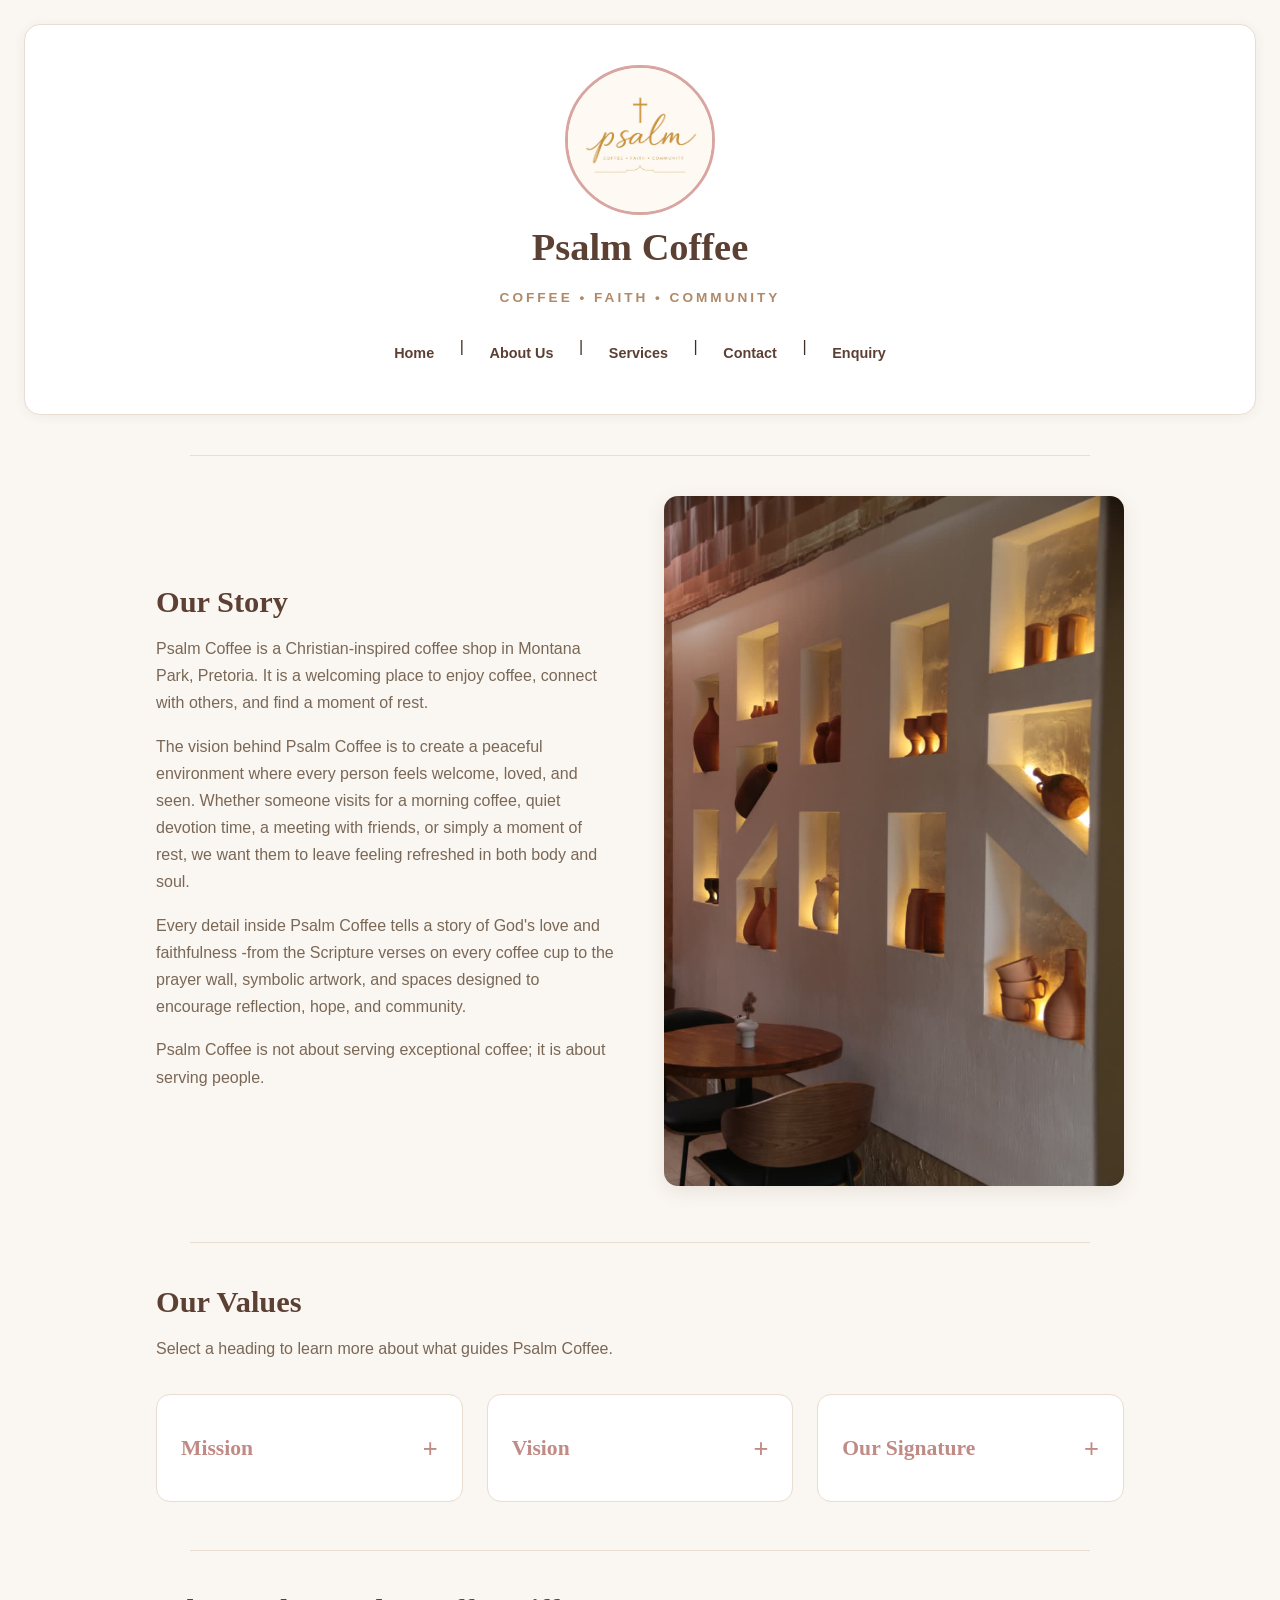
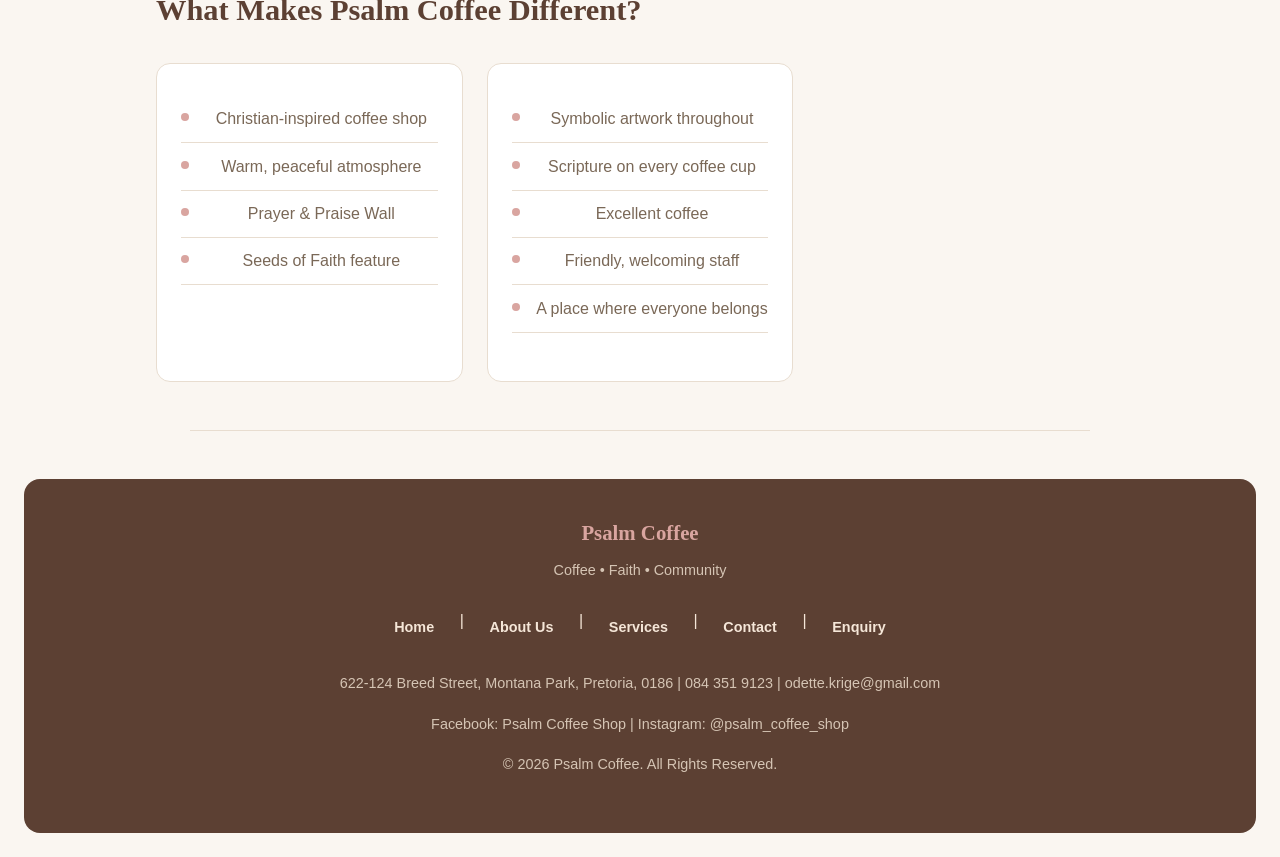
<file: psalm_coffee/about.html>
<!DOCTYPE html>
<html lang="en">
<head>
    <meta charset="UTF-8">
    <meta http-equiv="Content-Security-Policy"
    content="default-src 'self'; script-src 'self' https://code.jquery.com; style-src 'self' 'unsafe-inline'; img-src 'self' data:; frame-src https://www.google.com; object-src 'none'; base-uri 'self'; form-action 'self'">
    <meta name="viewport" content="width=device-width, initial-scale=1.0">
    <title>About Psalm Coffee | Our Story and Community in Pretoria</title>
    <meta name="description" content="Discover Psalm Coffee, a Christian-inspired coffee shop in Montana Park, Pretoria, built around coffee, faith, and community.">
    <link rel="stylesheet" href="css/style.css">
</head>
<body>
     <!--Header-->
     <header>
        <div class="logo">
        <img src="_images/psalm-coffee-logo.jpeg" alt="Psalm Coffee Logo" width="150" height="150">
    </div>
        <h1>Psalm Coffee</h1>
        <p>Coffee • Faith • Community</p>

        <nav>
            <a href="index.html">Home</a> |
            <a href="about.html">About Us</a> |
            <a href="services.html">Services</a> |
            <a href="contact.html">Contact</a> |
            <a href="enquiry.html">Enquiry</a>
        </nav>
     </header>

    <hr>

    <!-- OUR STORY -->
    <section class="story">
        <div class="story-text">
            <h2>Our Story</h2>

            <p>
                 Psalm Coffee is a Christian-inspired coffee shop in Montana Park, Pretoria.
                It is a welcoming place to enjoy coffee, connect with others, and find a
                 moment of rest.
            </p>

            <p>
                The vision behind Psalm Coffee is to create a peaceful
                environment where every person feels welcome, loved, and seen.
                Whether someone visits for a morning coffee, quiet devotion
                time, a meeting with friends, or simply a moment of rest,
                we want them to leave feeling refreshed in both body and soul.
            </p>

            <p>
                Every detail inside Psalm Coffee tells a story of God's love
                and faithfulness -from the Scripture verses on every coffee
                cup to the prayer wall, symbolic artwork, and spaces designed
                to encourage reflection, hope, and community.
            </p>

            <p>
                Psalm Coffee is not about serving exceptional coffee; it is
                about serving people.
            </p>
        </div>

        <div class="story-image">
            <img src="_images/psalm-coffee-interior.jpeg"
                 alt="Psalm Coffee interior" loading="lazy"
                 decoding="async"
                 width="500" height="350">
        </div>
    </section>

    <hr>

    <!-- MISSION, VISION, AND SIGNATURE ACCORDION -->
    <section class="values">
        <h2>Our Values</h2>
        <p>Select a heading to learn more about what guides Psalm Coffee.</p>

        <div class="values-grid">
            <article class="value-card">
                <button class="value-toggle" type="button"
                        aria-expanded="false" aria-controls="mission-detail">
                    <span>Mission</span>
                    <span class="toggle-icon" aria-hidden="true">+</span>
                </button>
                <p class="value-detail" id="mission-detail" hidden>
                    To serve excellent coffee in a peaceful, welcoming place
                    where people can connect, feel cared for, and find a moment
                    of rest.
                </p>
            </article>

            <article class="value-card">
                <button class="value-toggle" type="button"
                        aria-expanded="false" aria-controls="vision-detail">
                    <span>Vision</span>
                    <span class="toggle-icon" aria-hidden="true">+</span>
                </button>
                <p class="value-detail" id="vision-detail" hidden>
                    To be a community gathering place where faith, friendship,
                    and hospitality are part of every visit.
                </p>
            </article>

            <article class="value-card">
                <button class="value-toggle" type="button"
                        aria-expanded="false" aria-controls="signature-detail">
                    <span>Our Signature</span>
                    <span class="toggle-icon" aria-hidden="true">+</span>
                </button>
                <p class="value-detail" id="signature-detail" hidden>
                    Every coffee is served with a Scripture verse as a small
                    reminder of hope and encouragement.
                </p>
            </article>
        </div>
    </section>

    <hr>

    <!-- WHAT MAKES US DIFFERENT -->
    <section class="different">
        <h2>What Makes Psalm Coffee Different?</h2>

        <div class="values-grid">
            <div class="value-card">
                <ul>
                    <li>Christian-inspired coffee shop</li>
                    <li>Warm, peaceful atmosphere</li>
                    <li>Prayer &amp; Praise Wall</li>
                    <li>Seeds of Faith feature</li>
                </ul>
            </div>

            <div class="value-card">
                <ul>
                    <li>Symbolic artwork throughout</li>
                    <li>Scripture on every coffee cup</li>
                    <li>Excellent coffee</li>
                    <li>Friendly, welcoming staff</li>
                    <li>A place where everyone belongs</li>
                </ul>
            </div>
        </div>
    </section>

    <hr>

    <!-- Footer -->
    <footer>
        <h3>Psalm Coffee</h3>
        <p>Coffee • Faith • Community</p>

        <nav>
            <a href="index.html">Home</a> |
            <a href="about.html">About Us</a> |
            <a href="services.html">Services</a> |
            <a href="contact.html">Contact</a> |
            <a href="enquiry.html">Enquiry</a>
        </nav>

        <p>
            622-124 Breed Street, Montana Park, Pretoria, 0186 |
            084 351 9123 |
            odette.krige@gmail.com
        </p>

        <p>
            Facebook: Psalm Coffee Shop |
            Instagram: @psalm_coffee_shop
        </p>

        <p>&copy; 2026 Psalm Coffee. All Rights Reserved.</p>
    </footer>
    <script src="https://code.jquery.com/jquery-3.7.1.min.js"></script>
    <script src="js/site.js" defer></script>
</body>
</html>
</file>
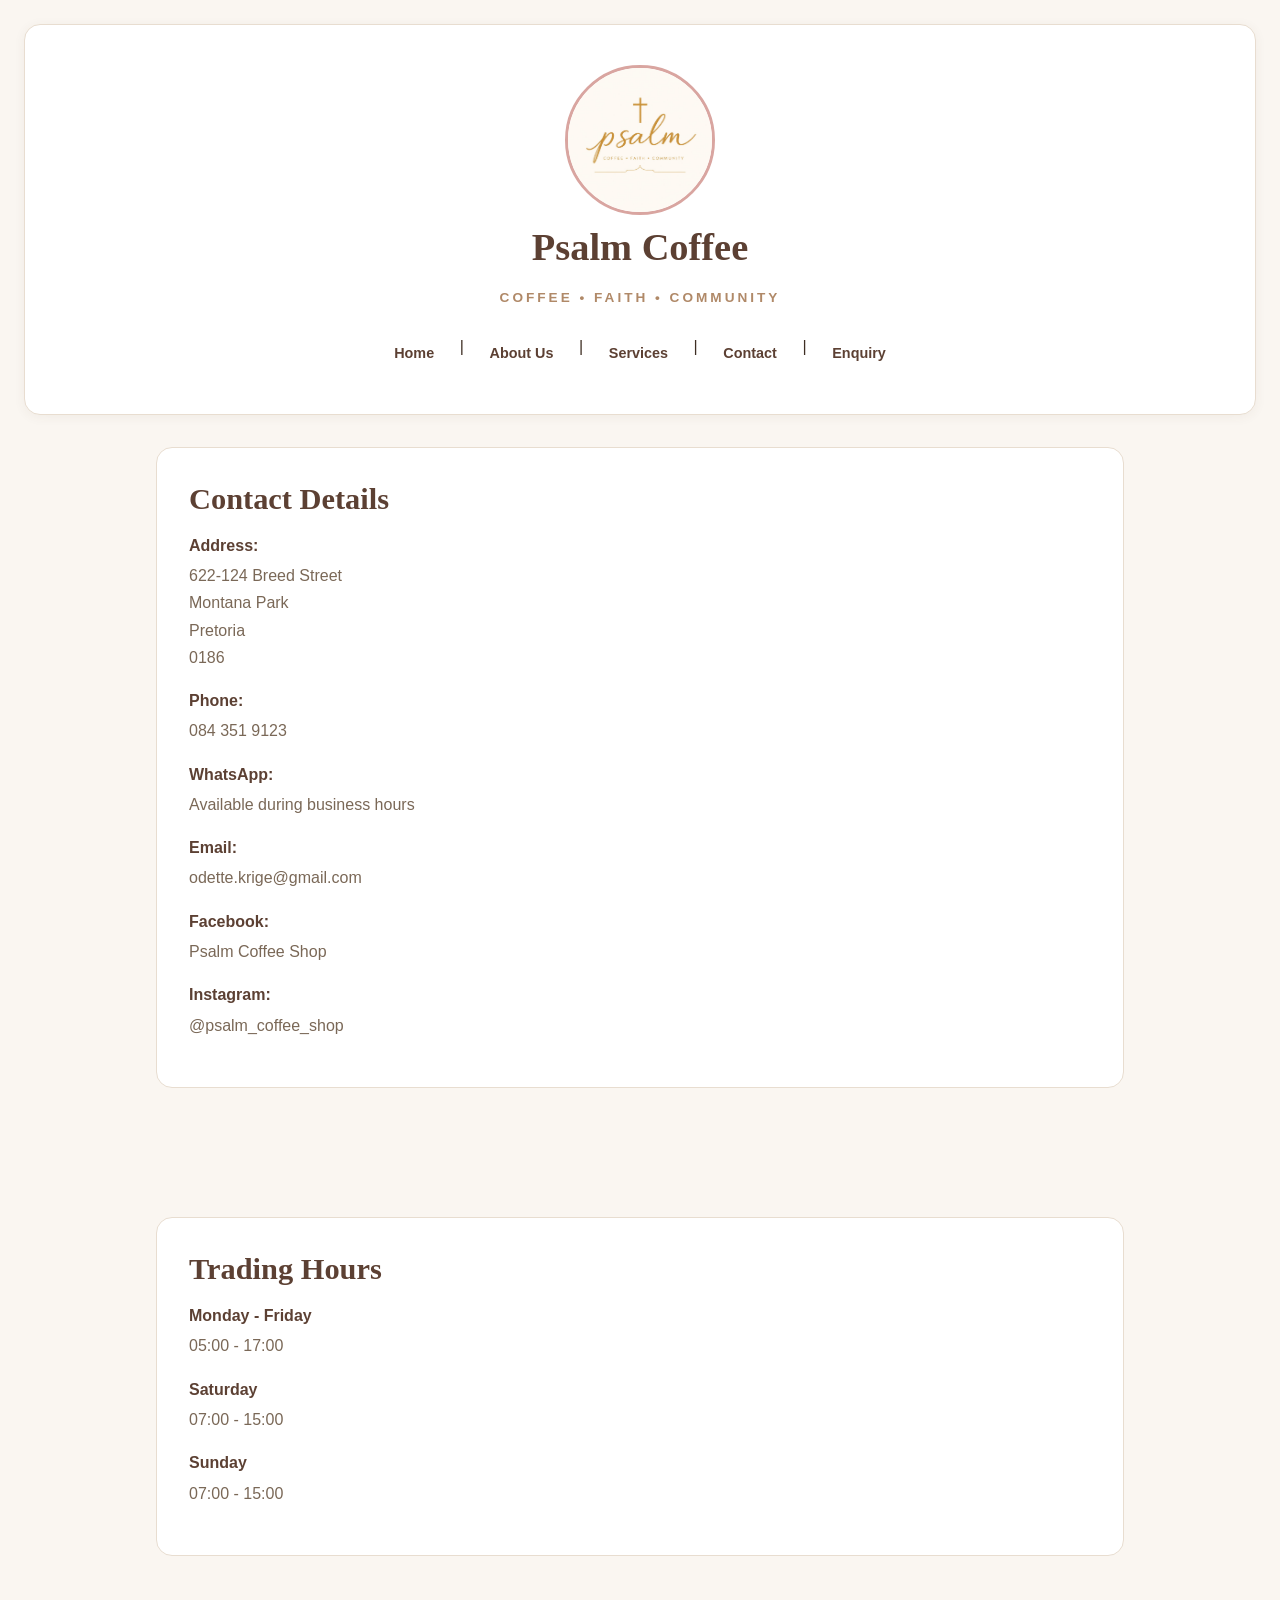
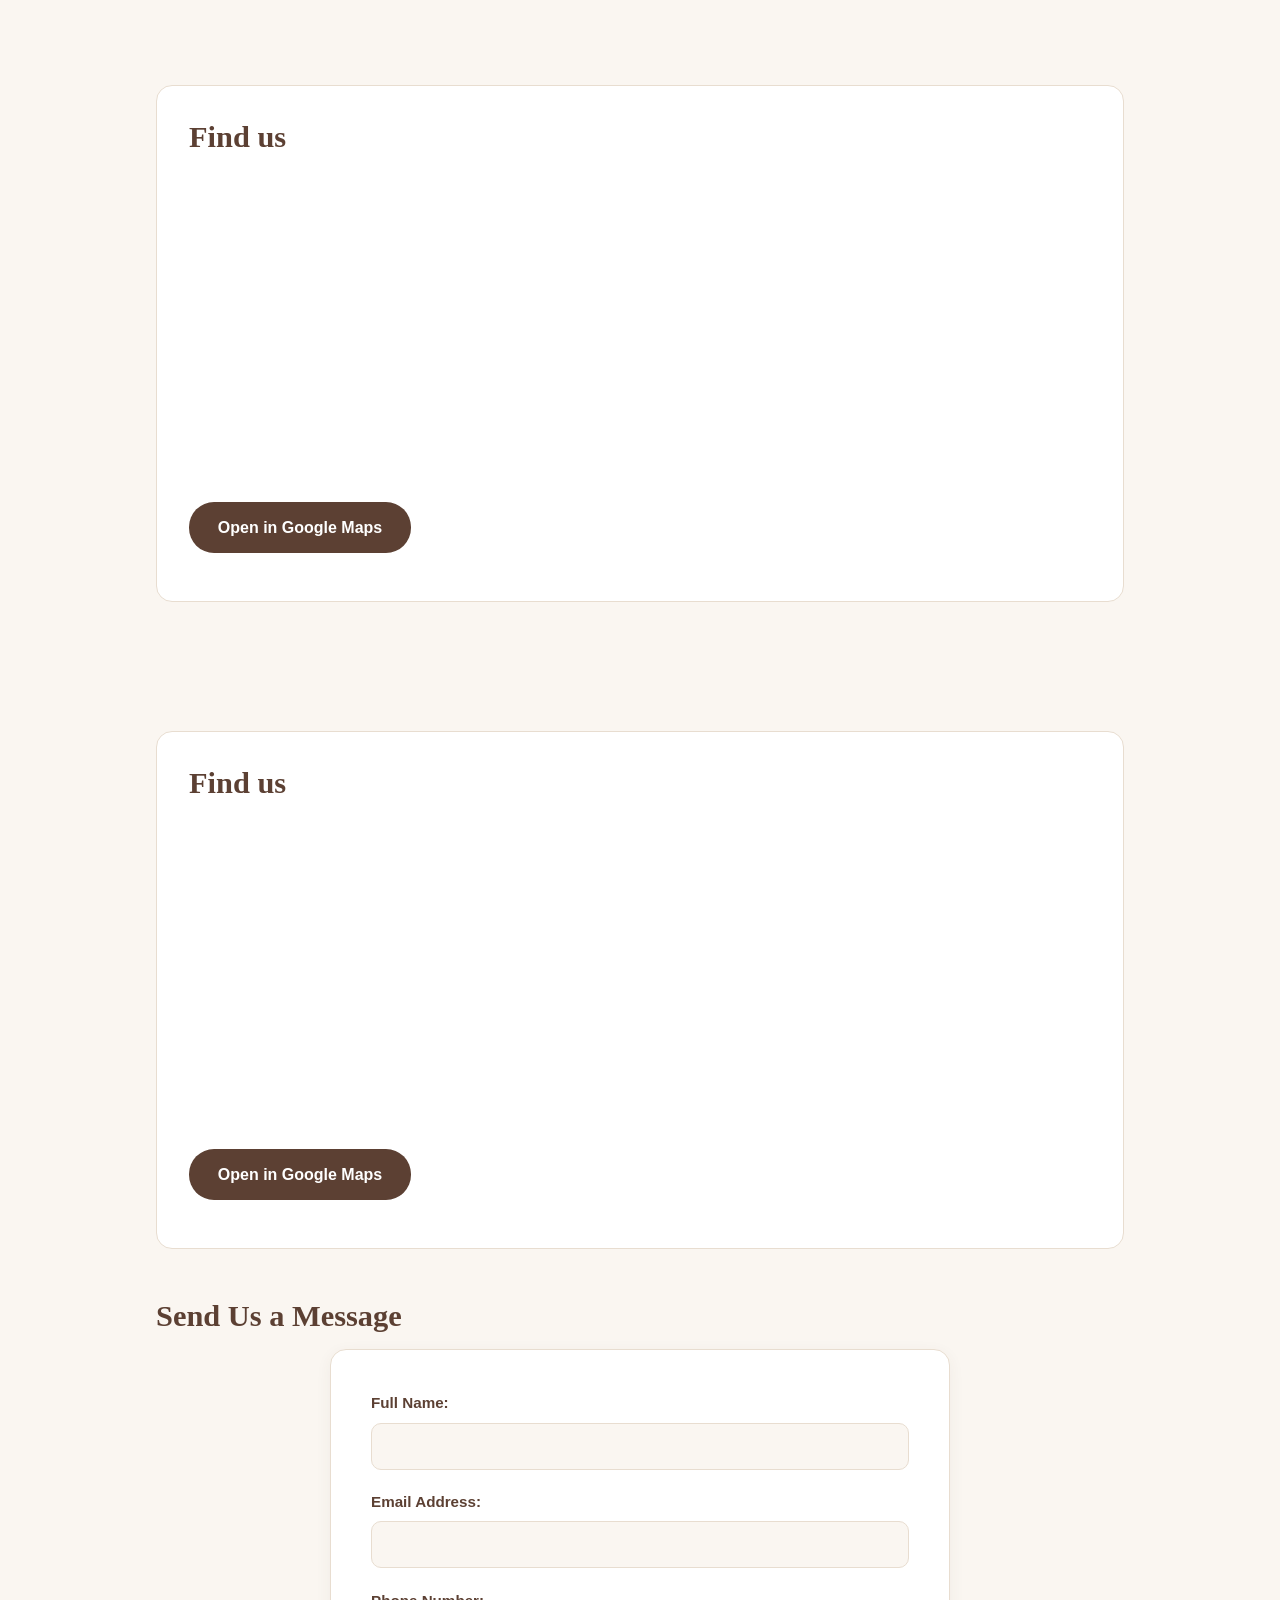
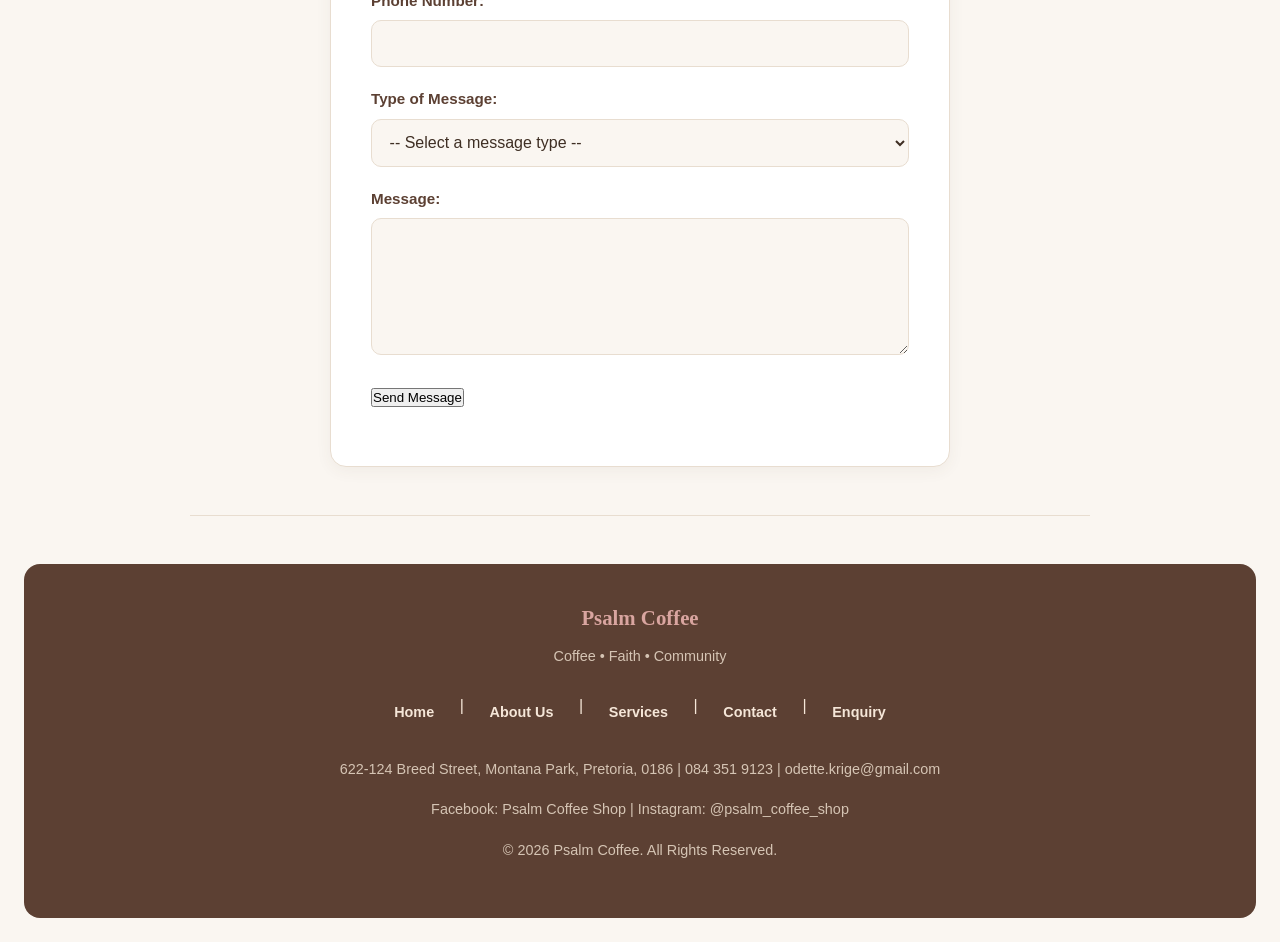
<file: psalm_coffee/contact.html>
<!DOCTYPE html>
<html lang="en">
<head>
    <meta charset="UTF-8">
    <meta http-equiv="Content-Security-Policy"
    content="default-src 'self'; script-src 'self' https://code.jquery.com; connect-src 'self' https://formsubmit.co; style-src 'self' 'unsafe-inline'; img-src 'self' data:; frame-src https://www.google.com; object-src 'none'; base-uri 'self'; form-action 'self'">
    <meta name="viewport" content="width=device-width, initial-scale=1.0">
    <title>Contact and Trading Hours | Psalm Coffee Pretoria</title>
    <meta name="description" content="Find Psalm Coffee in Montana Park, Pretoria. View the address, phone, email, trading hours, and map.">

    <link rel="stylesheet" href="css/style.css">
</head>
<body>
     <!--Header-->
     <header>
        <div class="logo">
        <img src="_images/psalm-coffee-logo.jpeg" alt="Psalm Coffee Logo" width="150" height="150">
    </div>
        <h1>Psalm Coffee</h1>
        <p>Coffee • Faith • Community</p>

        <nav>
            <a href="index.html">Home</a> |
            <a href="about.html">About Us</a> |
            <a href="services.html">Services</a> |
            <a href="contact.html">Contact</a> |
            <a href="enquiry.html">Enquiry</a>
        </nav>
     </header>

      <!-- Contact Section -->
    
                
    <section class="contact">

        <div class="contact-info">
            <h2>Contact Details</h2>

            <p><strong>Address:</strong><br>
                622-124 Breed Street<br>
                Montana Park<br>
                Pretoria<br>
                0186
            </p>

            <p><strong>Phone:</strong><br>
                084 351 9123
            </p>

            <p><strong>WhatsApp:</strong><br>
                Available during business hours
            </p>

            <p><strong>Email:</strong><br>
                odette.krige@gmail.com
            </p>

            <p><strong>Facebook:</strong><br>
                Psalm Coffee Shop
            </p>

            <p><strong>Instagram:</strong><br>
                @psalm_coffee_shop
            </p>
        </div>

        <hr>

        <div class="hours">
            <h2>Trading Hours</h2>

            <p><strong>Monday - Friday</strong><br>
                05:00 - 17:00
            </p>

            <p><strong>Saturday</strong><br>
                07:00 - 15:00
            </p>

            <p><strong>Sunday</strong><br>
                07:00 - 15:00
            </p>
        </div>

        <hr>

        <div class="map">
            <h2>Find us</h2>
            <iframe src="https://www.google.com/maps?q=Montana+Park+Pretoria&output=embed"
                width="100%"
                height="300"
                style="border:0;"
                allowfullscreen=""
                loading="lazy">
            </iframe>

            <p>
                <a href="https://maps.google.com/?q=Montana+Park+Pretoria" target="_blank">
                    Open in Google Maps
                </a>
            </p>
        </div>

        <hr>

        <div class="map">
            <h2>Find us</h2>
            <iframe src="https://www.google.com/maps?q=Kolonnade+Shopping+Centre,+Montana,+Pretoria&output=embed"
                width="100%"
                height="300"
                style="border:0;"
                allowfullscreen=""
                loading="lazy">
            </iframe>

            <p>
                <a href="https://www.google.com/maps/search/?api=1&query=Kolonnade+Shopping+Centre+Pretoria" target="_blank">
                    Open in Google Maps
                </a>
            </p>
        </div>
    </section>
   <section class="contact-form">
        <h2>Send Us a Message</h2>

        <form id="contact-form"
              action="https://formsubmit.co/monginodali@gmail.com"
              method="POST">

            <input type="hidden" name="_subject" value="General message from the Psalm Coffee website">

            <label for="contact-name">Full Name:</label>
            <input type="text" id="contact-name" name="fullname"
                   required minlength="2" maxlength="80">

            <label for="contact-email">Email Address:</label>
            <input type="email" id="contact-email" name="email"
                   required maxlength="254">

            <label for="contact-phone">Phone Number:</label>
            <input type="tel" id="contact-phone" name="phone"
                   pattern="[0-9+() -]{7,20}" minlength="7" maxlength="20"
                   title="Enter a phone number with 7 to 20 digits or phone characters.">

            <label for="message-type">Type of Message:</label>
            <select id="message-type" name="message_type" required>
                <option value="" selected disabled>-- Select a message type --</option>
                <option value="General question">General question</option>
                <option value="Feedback">Feedback</option>
                <option value="Question about services">Question about services</option>
                <option value="Other">Other</option>
            </select>

            <label for="contact-message">Message:</label>
            <textarea id="contact-message" name="message"
                      rows="6" minlength="10" maxlength="1500" required></textarea>

            <button type="submit">Send Message</button>
            <p id="contact-status" aria-live="polite"></p>
        </form>
    </section>
     <hr>

    <!-- Footer -->
    <footer>
        <h3>Psalm Coffee</h3>
        <p>Coffee • Faith • Community</p>

        <nav>
            <a href="index.html">Home</a> |
            <a href="about.html">About Us</a> |
            <a href="services.html">Services</a> |
            <a href="contact.html">Contact</a> |
            <a href="enquiry.html">Enquiry</a>
        </nav>

         <p>
            622-124 Breed Street, Montana Park, Pretoria, 0186 |
            084 351 9123 |
            odette.krige@gmail.com
        </p>

        <p>
            Facebook: Psalm Coffee Shop |
            Instagram: @psalm_coffee_shop
        </p>

        <p>&copy; 2026 Psalm Coffee. All Rights Reserved.</p>
    </footer>
    <script src="https://code.jquery.com/jquery-3.7.1.min.js"></script>
    <script src="js/site.js" defer></script>
</body>
</html>
</file>
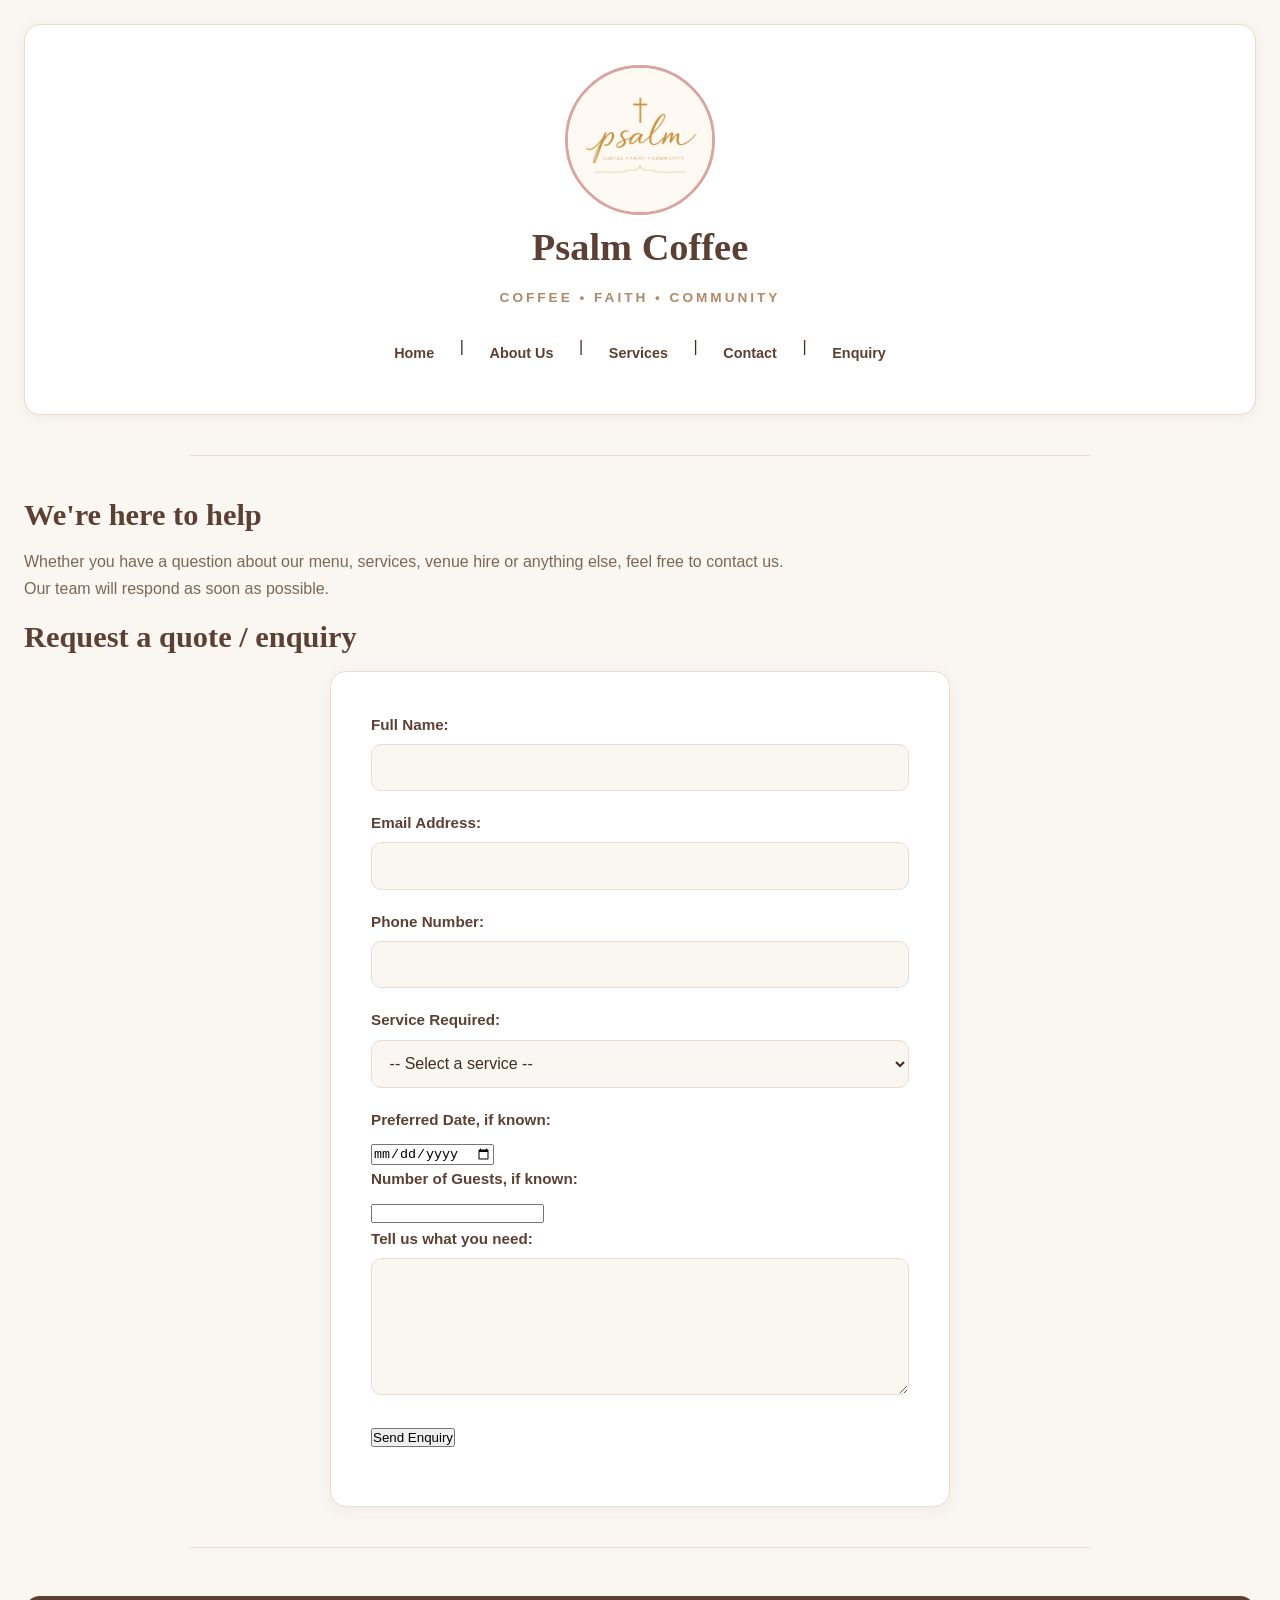
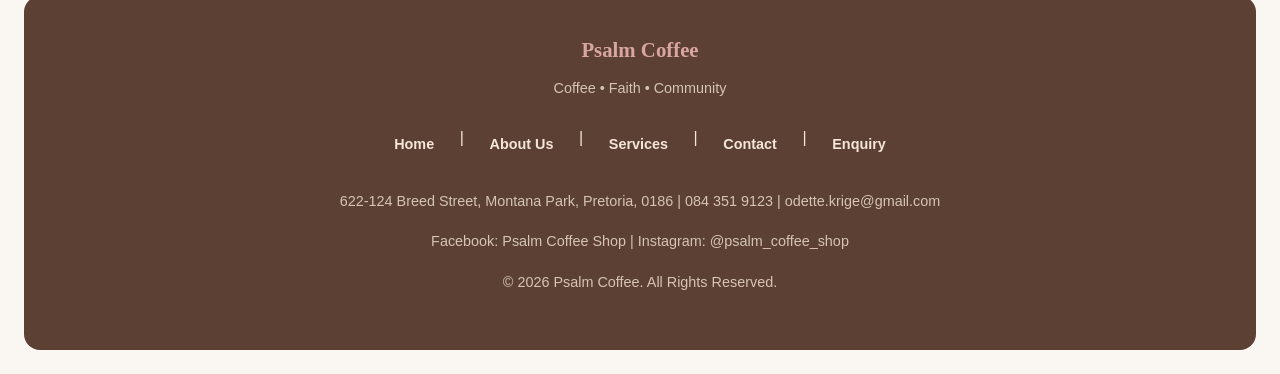
<file: psalm_coffee/enquiry.html>
<!DOCTYPE html>
<html lang="en">
<head>
    <meta charset="UTF-8">
    <meta http-equiv="Content-Security-Policy"
    content="default-src 'self'; script-src 'self' https://code.jquery.com; connect-src 'self' https://formsubmit.co; style-src 'self' 'unsafe-inline'; img-src 'self' data:; frame-src https://www.google.com; object-src 'none'; base-uri 'self'; form-action 'self'">
    <meta name="viewport" content="width=device-width, initial-scale=1.0">
    <title>Make an Enquiry | Psalm Coffee Pretoria</title>
    <meta name="description" content="Contact Psalm Coffee in Montana Park, Pretoria about venue hire, Bible studies, meetings, and events.">
    <link rel="stylesheet" href="css/style.css">
</head>
<body>
     <!--Header-->
     <header>
        <div class="logo">
        <img src="_images/psalm-coffee-logo.jpeg" alt="Psalm Coffee Logo"  width="150" height="150">
    </div>
        <h1>Psalm Coffee</h1>
        <p>Coffee • Faith • Community</p>

        <nav>
            <a href="index.html">Home</a> |
            <a href="about.html">About Us</a> |
            <a href="services.html">Services</a> |
            <a href="contact.html">Contact</a> |
            <a href="enquiry.html">Enquiry</a>
        </nav>
     </header>

     <hr>
     
     <h2>We're here to help</h2>
    <p>
Whether you have a question about our menu, services, venue hire or anything else, feel free to contact us.
<br>
Our team will respond as soon as possible.
    </p>
    <h2>Request a quote / enquiry</h2>
<form id="enquiry-form"
      action="https://formsubmit.co/monginodali@gmail.com"
      method="POST">

    <input type="hidden" name="_subject" value="Service enquiry from the Psalm Coffee website">

    <label for="fullname">Full Name:</label>
    <input type="text" id="fullname" name="fullname"
           required minlength="2" maxlength="80">

    <label for="email">Email Address:</label>
    <input type="email" id="email" name="email"
           required maxlength="254">

    <label for="phone">Phone Number:</label>
    <input type="tel" id="phone" name="phone"
           pattern="[0-9+() -]{7,20}" minlength="7" maxlength="20"
           title="Enter a phone number with 7 to 20 digits or phone characters.">

    <label for="service">Service Required:</label>
    <select id="service" name="service" required>
        <option value="" selected disabled>-- Select a service --</option>
        <option value="Venue hire">Venue hire</option>
        <option value="Bible study">Bible study</option>
        <option value="Business meeting">Business meeting</option>
        <option value="Small event or celebration">Small event or celebration</option>
        <option value="Christian product launch">Christian product launch</option>
        <option value="Other">Other</option>
    </select>

    <label for="event-date">Preferred Date, if known:</label>
    <input type="date" id="event-date" name="preferred_date">

    <label for="guests">Number of Guests, if known:</label>
    <input type="number" id="guests" name="number_of_guests" min="1">

    <label for="message">Tell us what you need:</label>
    <textarea id="message" name="message"
              rows="6" minlength="10" maxlength="1500" required></textarea>

    <button type="submit">Send Enquiry</button>
    <p id="enquiry-status" aria-live="polite"></p>
</form>

<hr>


      <!-- Footer -->
    <footer>
        <h3>Psalm Coffee</h3>
        <p>Coffee • Faith • Community</p>

        <nav>
            <a href="index.html">Home</a> |
            <a href="about.html">About Us</a> |
            <a href="services.html">Services</a> |
            <a href="contact.html">Contact</a> |
            <a href="enquiry.html">Enquiry</a>
        </nav>

         <p>
            622-124 Breed Street, Montana Park, Pretoria, 0186 |
            084 351 9123 |
            odette.krige@gmail.com
        </p>

        <p>
            Facebook: Psalm Coffee Shop |
            Instagram: @psalm_coffee_shop
        </p>

        <p>&copy; 2026 Psalm Coffee. All Rights Reserved.</p>
    </footer>
    <script src="https://code.jquery.com/jquery-3.7.1.min.js"></script>
    <script src="js/site.js" defer></script>
</body>
</html>
</file>
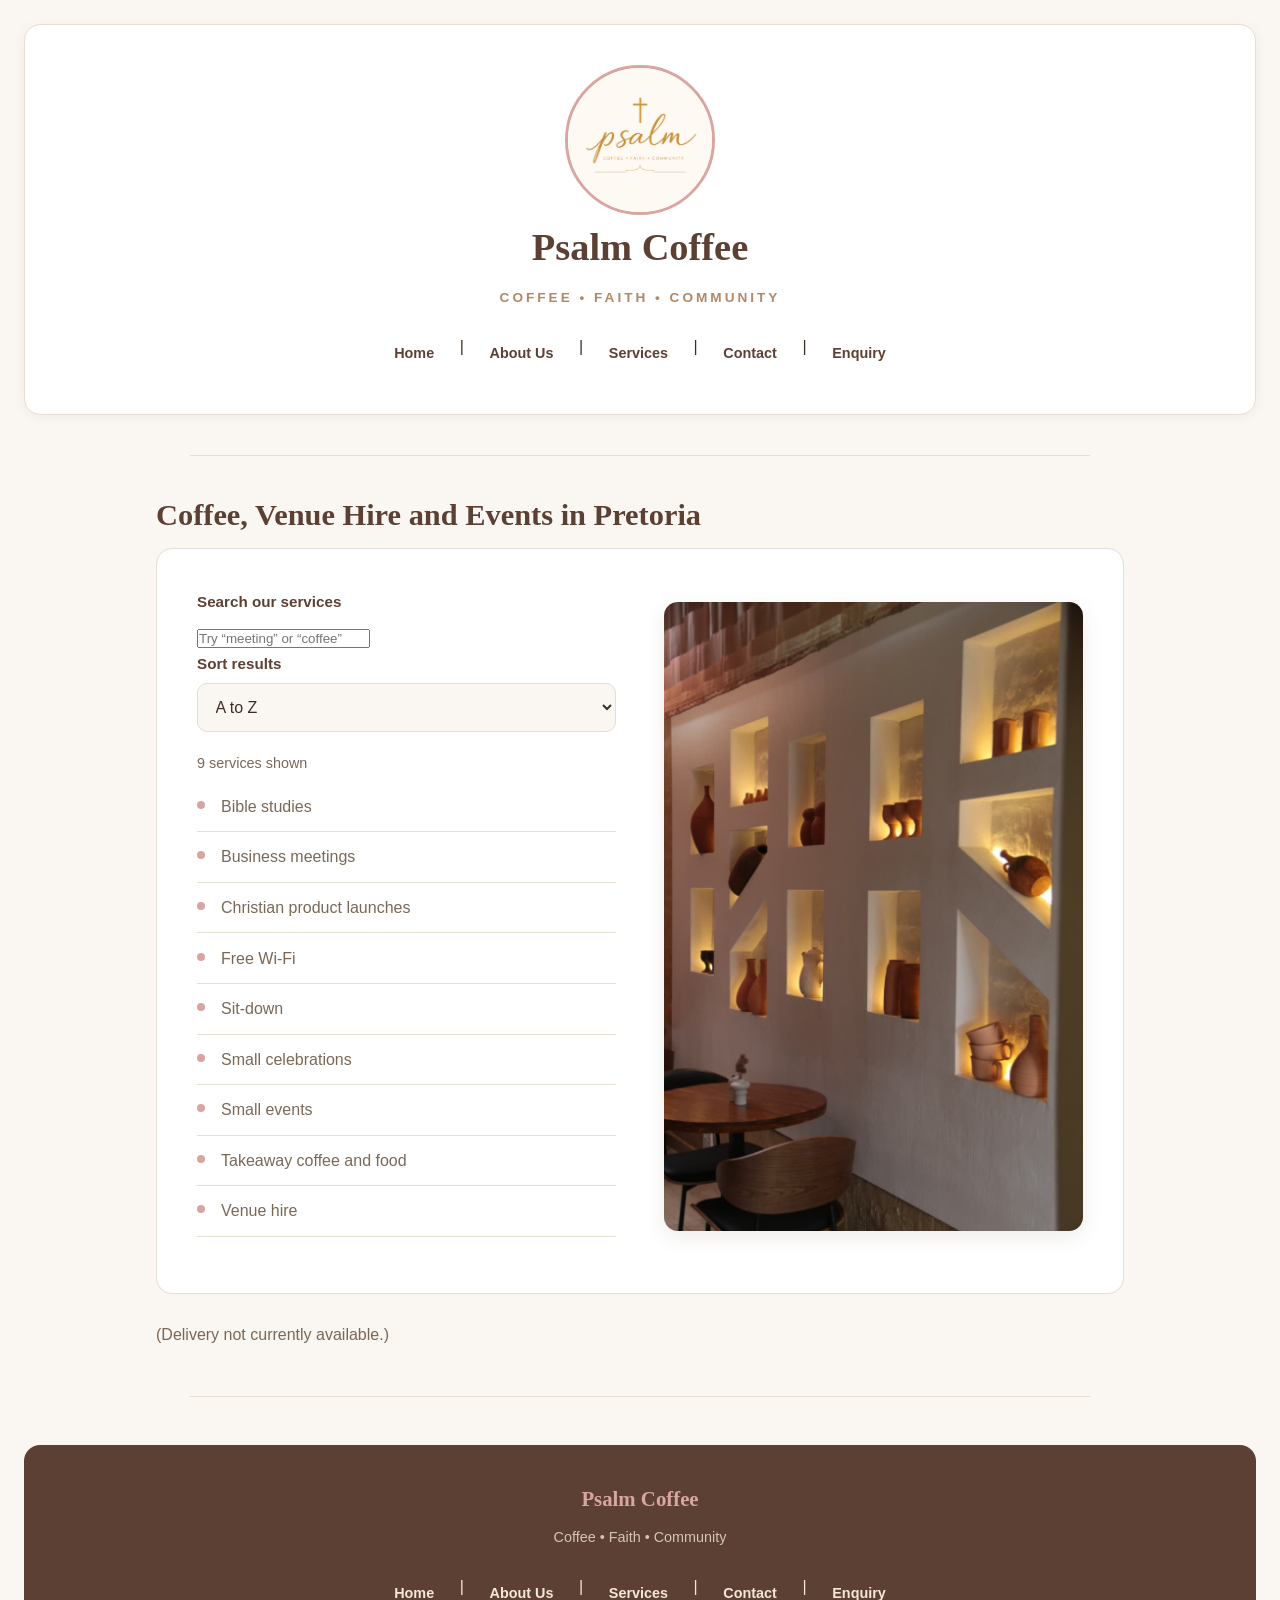
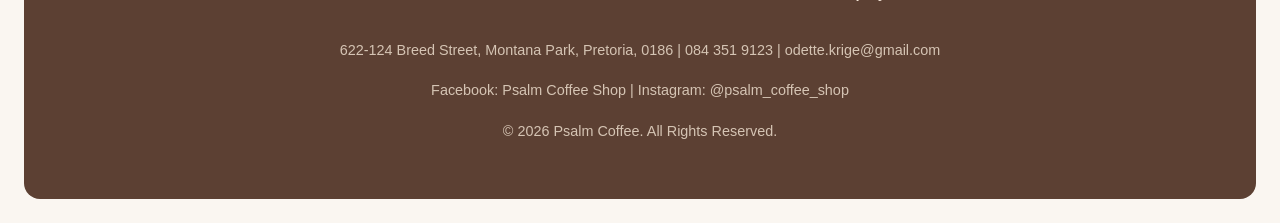
<file: psalm_coffee/services.html>
<!DOCTYPE html>
<html lang="en">
<head>
    <meta charset="UTF-8">
    <meta http-equiv="Content-Security-Policy"
    content="default-src 'self'; script-src 'self' https://code.jquery.com; style-src 'self' 'unsafe-inline'; img-src 'self' data:; frame-src https://www.google.com; object-src 'none'; base-uri 'self'; form-action 'self'">
    <meta name="viewport" content="width=device-width, initial-scale=1.0">
    <title>Coffee, Venue Hire and Events | Psalm Coffee Pretoria</title>
    <meta name="description" content="Explore coffee, takeaway, venue hire, Bible studies, business meetings, and small events at Psalm Coffee in Montana Park, Pretoria.">
   <link rel="stylesheet" href="css/style.css">
</head>
<body>
     <!--Header-->
     <header>
        <div class="logo">
        <img src="_images/psalm-coffee-logo.jpeg" alt="Psalm Coffee Logo"  width="150" height="150">
    </div>
        <h1>Psalm Coffee</h1>
        <p>Coffee • Faith • Community</p>

        <nav>
            <a href="index.html">Home</a> |
            <a href="about.html">About Us</a> |
            <a href="services.html">Services</a> |
            <a href="contact.html">Contact</a> |
            <a href="enquiry.html">Enquiry</a>
        </nav>
     </header>

     <hr>

    <!-- SERVICES -->
    <section class="services">

        <h2>Coffee, Venue Hire and Events in Pretoria</h2>

        <div class="services-content">

            <!-- Searchable service list populated by JavaScript -->
            <div class="service-list">
                <label for="service-search">Search our services</label>
                <input id="service-search" type="search" placeholder="Try “meeting” or “coffee”" aria-describedby="service-count">
                <label for="service-sort">Sort results</label>
                <select id="service-sort"><option value="az">A to Z</option><option value="za">Z to A</option></select>
                <p id="service-count" class="service-count" aria-live="polite"></p>
                <ul id="service-results" class="service-results"></ul>
                <p id="service-empty" class="service-empty" hidden>No services match your search. Try another word.</p>
            </div>

            <!-- SERVICE IMAGE -->
            <div class="service-image">

                <img src="_images/psalm-coffee-interior.jpeg"
                     alt="Psalm Coffee interior" loading="lazy"
                     decoding="async"
                     width="320">

            </div>

        </div>

        <br>

        <p>
            (Delivery not currently available.)
        </p>

    </section>

    <hr>

    <!-- Footer -->
    <footer>
        <h3>Psalm Coffee</h3>
        <p>Coffee • Faith • Community</p>

        <nav>
            <a href="index.html">Home</a> |
            <a href="about.html">About Us</a> |
            <a href="services.html">Services</a> |
            <a href="contact.html">Contact</a> |
            <a href="enquiry.html">Enquiry</a>
        </nav>

         <p>
            622-124 Breed Street, Montana Park, Pretoria, 0186 |
            084 351 9123 |
            odette.krige@gmail.com
        </p>

        <p>
            Facebook: Psalm Coffee Shop |
            Instagram: @psalm_coffee_shop
        </p>

        <p>&copy; 2026 Psalm Coffee. All Rights Reserved.</p>
    </footer>
    <script src="https://code.jquery.com/jquery-3.7.1.min.js"></script>
    <script src="js/site.js" defer></script>
</body>
</html>
</file>
<file: psalm_coffee/css/style.css>
* {
    margin: 0;
    padding: 0;
    box-sizing: border-box;
}

:root {
    --bg-color: #FAF6F1;          /* Soft cream */
    --card-bg: #FFFFFF;
    --text-color: #3E2E23;        /* Dark coffee brown */
    --text-muted: #7A6857;        /* Muted mocha */
    --primary-color: #5C4033;     /* Deep coffee brown */
    --secondary-color: #B08968;   /* Warm latte */
    --accent-color: #D9A5A0;      /* Soft blush */
    --accent-dark: #C08A85;       /* Deeper blush */
    --border-color: #E8DDD0;      /* Warm cream border */

    --font-main: 'Quicksand', 'Segoe UI', Tahoma, sans-serif;
    --font-heading: 'Georgia', serif;
}

body {
    font-family: var(--font-main);
    line-height: 1.7;
    color: var(--text-color);
    background-color: var(--bg-color);
    padding: 1.5rem;
}

/* TYPOGRAPHY */
h1, h2, h3 {
    color: var(--primary-color);
    margin-bottom: 0.8rem;
    font-weight: 700;
    line-height: 1.3;
}

h1 { font-size: 2.4rem; font-family: var(--font-heading); }
h2 { font-size: 1.9rem; font-family: var(--font-heading); }
h3 { font-size: 1.3rem; }

p {
    margin-bottom: 1rem;
    color: var(--text-muted);
}

a {
    color: var(--primary-color);
    text-decoration: none;
    font-weight: 600;
    transition: color 0.2s ease;
}

a:hover {
    color: var(--accent-dark);
    text-decoration: underline;
}

ul {
    list-style-position: inside;
    margin-bottom: 1rem;
    color: var(--text-muted);
}

/*3. HEADER & NAVIGATION */
header {
    text-align: center;
    padding: 2.5rem 1rem;
    background-color: var(--card-bg);
    border-radius: 16px;
    margin-bottom: 2rem;
    border: 1px solid var(--border-color);
    box-shadow: 0 2px 12px rgba(92, 64, 51, 0.06);
}

header .logo img {
    border-radius: 50%;
    object-fit: cover;
    border: 3px solid var(--accent-color);
}

header p {
    color: var(--secondary-color);
    font-size: 0.85rem;
    letter-spacing: 3px;
    text-transform: uppercase;
    margin-bottom: 1.5rem;
    font-weight: 600;
}

nav {
    display: flex;
    justify-content: center;
    flex-wrap: wrap;
    gap: 0.5rem;
}

nav a {
    color: var(--primary-color);
    padding: 0.5rem 1.1rem;
    border-radius: 20px;
    font-size: 0.9rem;
    font-weight: 600;
    transition: all 0.25s ease;
}

nav a:hover {
    background-color: var(--accent-color);
    color: white;
    text-decoration: none;
}

/* 4. HERO BANNER */
.hero {
    position: relative;
    height: 520px;
    border-radius: 16px;
    overflow: hidden;
    margin-bottom: 3rem;
    background: linear-gradient(
        rgba(62, 46, 35, 0.5),
        rgba(92, 64, 51, 0.35)
    ), url('_images/psalm-coffee-shop-exterior.webp') center/cover no-repeat;
    display: flex;
    align-items: center;
    justify-content: center;
    text-align: center;
    box-shadow: 0 8px 24px rgba(92, 64, 51, 0.15);
    margin:10 auto;
}

.hero-content {
    color: white;
    padding: 2rem;
    max-width: 750px;
}



/* 5. GENERAL SECTIONS */
hr {
    border: 0;
    border-top: 1px solid var(--border-color);
    margin: 2.5rem auto;
    max-width: 900px;
}

section {
    max-width: 1000px;
    margin: 0 auto 3rem auto;
    padding: 0 1rem;
}

/* Section Title */
.section-title {
    text-align: center;
    margin-bottom: 2rem;
}

.section-title h2 {
    display: inline-block;
    position: relative;
    padding-bottom: 0.8rem;
}

.section-title h2::after {
    content: "";
    position: absolute;
    bottom: 0;
    left: 50%;
    transform: translateX(-50%);
    width: 60px;
    height: 2px;
    background-color: var(--accent-color);
}

/* General Buttons */
section a {
    display: inline-block;
    background-color: var(--primary-color);
    color: white;
    padding: 0.75rem 1.8rem;
    border-radius: 25px;
    margin-top: 0.5rem;
    font-weight: 600;
    transition: all 0.3s ease;
}

section a:hover {
    background-color: var(--accent-dark);
    color: white;
    text-decoration: none;
    transform: translateY(-2px);
}

/* 6. HOME PAGE - NEW LAYOUT */

/* Introduction Section */
.intro {
    text-align: center;
    max-width: 750px;
    padding: 1rem;
}

.intro p {
    font-size: 1.05rem;
    line-height: 1.9;
}

/* Featured Coffees - Horizontal Row */
.featured {
    text-align: center;
}

.coffee-grid {
    display: grid;
    grid-template-columns: repeat(4, 1fr);
    gap: 1.5rem;
    margin-top: 2rem;
}

.coffee-card {
    background: var(--card-bg);
    padding: 1rem;
    border-radius: 14px;
    text-align: center;
    border: 1px solid var(--border-color);
    transition: all 0.3s ease;
}

.coffee-card:hover {
    transform: translateY(-4px);
    box-shadow: 0 8px 20px rgba(92, 64, 51, 0.1);
    border-color: var(--accent-color);
}

.coffee-card img {
    border-radius: 10px;
    width: 100%;
    aspect-ratio: 1 / 1;
    object-fit: cover;
    margin-bottom: 0.8rem;
}

.coffee-card p {
    font-weight: 700;
    color: var(--primary-color);
    margin-bottom: 0;
    font-size: 0.95rem;
}

/* Quote / Review Section */
.review {
    text-align: center;
    background-color: var(--card-bg);
    padding: 3.5rem 2rem;
    border-radius: 16px;
    border-left: 4px solid var(--accent-color);
    max-width: 800px;
    margin: 0 auto;
}

.review p:first-of-type {
    font-family: var(--font-heading);
    font-style: italic;
    font-size: 1.25rem;
    color: var(--primary-color);
    line-height: 1.8;
    margin-bottom: 1.2rem;
}

.review p:last-of-type {
    font-weight: 700;
    color: var(--secondary-color);
    letter-spacing: 1.5px;
    text-transform: uppercase;
    font-size: 0.85rem;
    margin-bottom: 0;
}

/* Visit Section */
.visit {
    text-align: center;
    background: linear-gradient(135deg, #F5E6D8, #FAF6F1);
    padding: 3rem 2rem;
    border-radius: 16px;
    max-width: 800px;
    margin: 0 auto;
    border: 1px solid var(--border-color);
}

.visit h3 {
    font-family: var(--font-heading);
    font-size: 1.6rem;
}

/* --- ABOUT PAGE --- */
.story {
    display: flex;
    gap: 3rem;
    align-items: center;
}

.story-text, .story-image {
    flex: 1;
}

.story-image img, .service-image img {
    width: 100%;
    height: auto;
    border-radius: 14px;
    box-shadow: 0 6px 20px rgba(92, 64, 51, 0.1);
}

.values-grid {
    display: grid;
    grid-template-columns: repeat(3, 1fr);
    gap: 1.5rem;
    margin-top: 2rem;
}

.value-card {
    background: var(--card-bg);
    padding: 2rem 1.5rem;
    border-radius: 14px;
    border: 1px solid var(--border-color);
    text-align: center;
    transition: all 0.3s ease;
}

.value-card:hover {
    transform: translateY(-4px);
    border-color: var(--accent-color);
    box-shadow: 0 8px 20px rgba(92, 64, 51, 0.08);
}

.value-card h3 {
    color: var(--accent-dark);
    font-family: var(--font-heading);
}

.different ul {
    list-style-type: none;
    padding-left: 0;
}

.different li {
    padding: 0.6rem 0;
    border-bottom: 1px solid var(--border-color);
    position: relative;
    padding-left: 1.5rem;
}

.different li::before {
    content: "";
    position: absolute;
    left: 0;
    top: 1.1rem;
    width: 8px;
    height: 8px;
    background-color: var(--accent-color);
    border-radius: 50%;
}

/* --- SERVICES PAGE --- */
.services-content {
    display: flex;
    gap: 3rem;
    align-items: center;
    background: var(--card-bg);
    padding: 2.5rem;
    border-radius: 16px;
    border: 1px solid var(--border-color);
}

.service-list {
    flex: 1;
}

.service-list ul {
    list-style-type: none;
    padding-left: 0;
}

.service-list li {
    padding: 0.7rem 0;
    border-bottom: 1px solid var(--border-color);
    position: relative;
    padding-left: 1.5rem;
    font-weight: 500;
}

.service-list li::before {
    content: "";
    position: absolute;
    left: 0;
    top: 1.2rem;
    width: 8px;
    height: 8px;
    background-color: var(--accent-color);
    border-radius: 50%;
}

.service-image {
    flex: 1;
}

/* --- CONTACT PAGE --- */
.contact {
    display: flex;
    flex-direction: column;
    gap: 1.5rem;
}

.contact-info, .hours, .map {
    background: var(--card-bg);
    padding: 2rem;
    border-radius: 16px;
    border: 1px solid var(--border-color);
}

.contact-info strong, .hours strong {
    color: var(--primary-color);
    display: inline-block;
    margin-bottom: 0.2rem;
}

.map iframe {
    border-radius: 12px;
    margin-top: 1rem;
}

/* --- ENQUIRY PAGE --- */
form {
    background: var(--card-bg);
    padding: 2.5rem;
    border-radius: 16px;
    border: 1px solid var(--border-color);
    max-width: 620px;
    margin: 0 auto;
    box-shadow: 0 4px 16px rgba(92, 64, 51, 0.06);
}

label {
    font-weight: 600;
    display: block;
    margin-bottom: 0.4rem;
    color: var(--primary-color);
    font-size: 0.95rem;
}

input[type="text"],
input[type="email"],
input[type="tel"],
select,
textarea {
    width: 100%;
    padding: 0.85rem;
    border: 1px solid var(--border-color);
    border-radius: 10px;
    font-family: var(--font-main);
    font-size: 1rem;
    margin-bottom: 1.2rem;
    background-color: var(--bg-color);
    color: var(--text-color);
    transition: all 0.25s ease;
}

input:focus,
select:focus,
textarea:focus {
    outline: none;
    border-color: var(--accent-color);
    background-color: white;
    box-shadow: 0 0 0 3px rgba(217, 165, 160, 0.2);
}

input[type="submit"] {
    background-color: var(--primary-color);
    color: white;
    border: none;
    padding: 0.95rem 1.5rem;
    font-size: 1rem;
    font-weight: 700;
    border-radius: 25px;
    cursor: pointer;
    width: 100%;
    transition: all 0.3s ease;
    letter-spacing: 1px;
}

input[type="submit"]:hover {
    background-color: var(--accent-dark);
    transform: translateY(-2px);
}

/*8. FOOTER */
footer {
    text-align: center;
    background-color: var(--primary-color);
    color: #F5E6D8;
    padding: 2.5rem 1rem;
    border-radius: 16px;
    margin-top: 3rem;
}

footer h3 {
    color: var(--accent-color);
    font-family: var(--font-heading);
}

footer p {
    color: #D5C4B4;
    font-size: 0.9rem;
}

footer nav {
    margin: 1.5rem 0;
}

footer nav a {
    color: #F5E6D8;
}

footer nav a:hover {
    background-color: var(--accent-color);
    color: var(--primary-color);
}

/*9. RESPONSIVE DESIGN*/

@media (max-width: 768px) {
    .coffee-grid {
        grid-template-columns: repeat(2, 1fr);
    }

    .values-grid {
        grid-template-columns: 1fr;
    }

    .story, .services-content {
        flex-direction: column;
        gap: 2rem;
    }

    .hero {
        height: 420px;
    }

    h1 { font-size: 2rem; }
    h2 { font-size: 1.6rem; }
}

@media (max-width: 480px) {
    body {
        padding: 0.75rem;
    }

    h1 { font-size: 1.6rem; }
    h2 { font-size: 1.4rem; }

    .coffee-grid {
        grid-template-columns: 1fr;
    }

    nav {
        flex-direction: column;
        gap: 0.4rem;
    }

    .hero {
        height: 380px;
    }

    .review {
        padding: 2rem 1.2rem;
    }

    .review p:first-of-type {
        font-size: 1.05rem;
    }
}

/*Part 3*/
.gallery-hint {
    margin-top: 0.5rem;
}

.coffee-card img[role="button"] {
    cursor: zoom-in;
}

.coffee-card img[role="button"]:focus-visible {
    outline: 3px solid var(--accent-dark);
    outline-offset: 4px;
}

.service-list input[type="search"] {
    margin-top: 0.5rem;
}

.service-count {
    font-size: 0.9rem;
    margin-bottom: 0.4rem;
}

.service-empty {
    color: var(--text-muted);
    font-style: italic;
}

.lightbox {
    width: min(90vw, 900px);
    max-width: none;
    max-height: 90vh;
    margin: auto;
    padding: 1rem;
    border: 1px solid var(--border-color);
    border-radius: 16px;
    background: var(--card-bg);
    color: var(--text-color);
}

.lightbox::backdrop {
    background: rgba(25, 18, 14, 0.82);
}

.lightbox img {
    display: block;
    max-width: 100%;
    max-height: 76vh;
    margin: 1.5rem auto 0.5rem;
    border-radius: 10px;
    object-fit: contain;
}

.lightbox p {
    text-align: center;
    margin-bottom: 0;
}

.lightbox-close {
    position: absolute;
    top: 0.4rem;
    right: 0.8rem;
    border: 0;
    background: transparent;
    color: var(--primary-color);
    font-size: 2rem;
    cursor: pointer;
}

@media (prefers-reduced-motion: reduce) {
    *,
    *::before,
    *::after {
        scroll-behavior: auto !important;
        transition-duration: 0.01ms !important;
        animation-duration: 0.01ms !important;
    }
}

/* About page values accordion */
.value-toggle {
    width: 100%;
    display: flex;
    align-items: center;
    justify-content: space-between;
    padding: 0.4rem 0;
    border: 0;
    background: transparent;
    color: var(--accent-dark);
    font: 700 1.35rem var(--font-heading);
    text-align: left;
    cursor: pointer;
}

.value-toggle:focus-visible {
    outline: 3px solid var(--accent-color);
    outline-offset: 4px;
}

.toggle-icon {
    font: 400 1.6rem var(--font-main);
}

.value-detail {
    margin: 0.8rem 0 0;
    text-align: left;
}

.value-card:has(.value-toggle[aria-expanded="true"]) {
    border-color: var(--accent-color);
}

.value-detail:not([hidden]) {
    animation: reveal-value 220ms ease-out;
}

@keyframes reveal-value {
    from {
        opacity: 0;
        transform: translateY(-5px);
    }

    to {
        opacity: 1;
        transform: translateY(0);
    }
}
</file>
